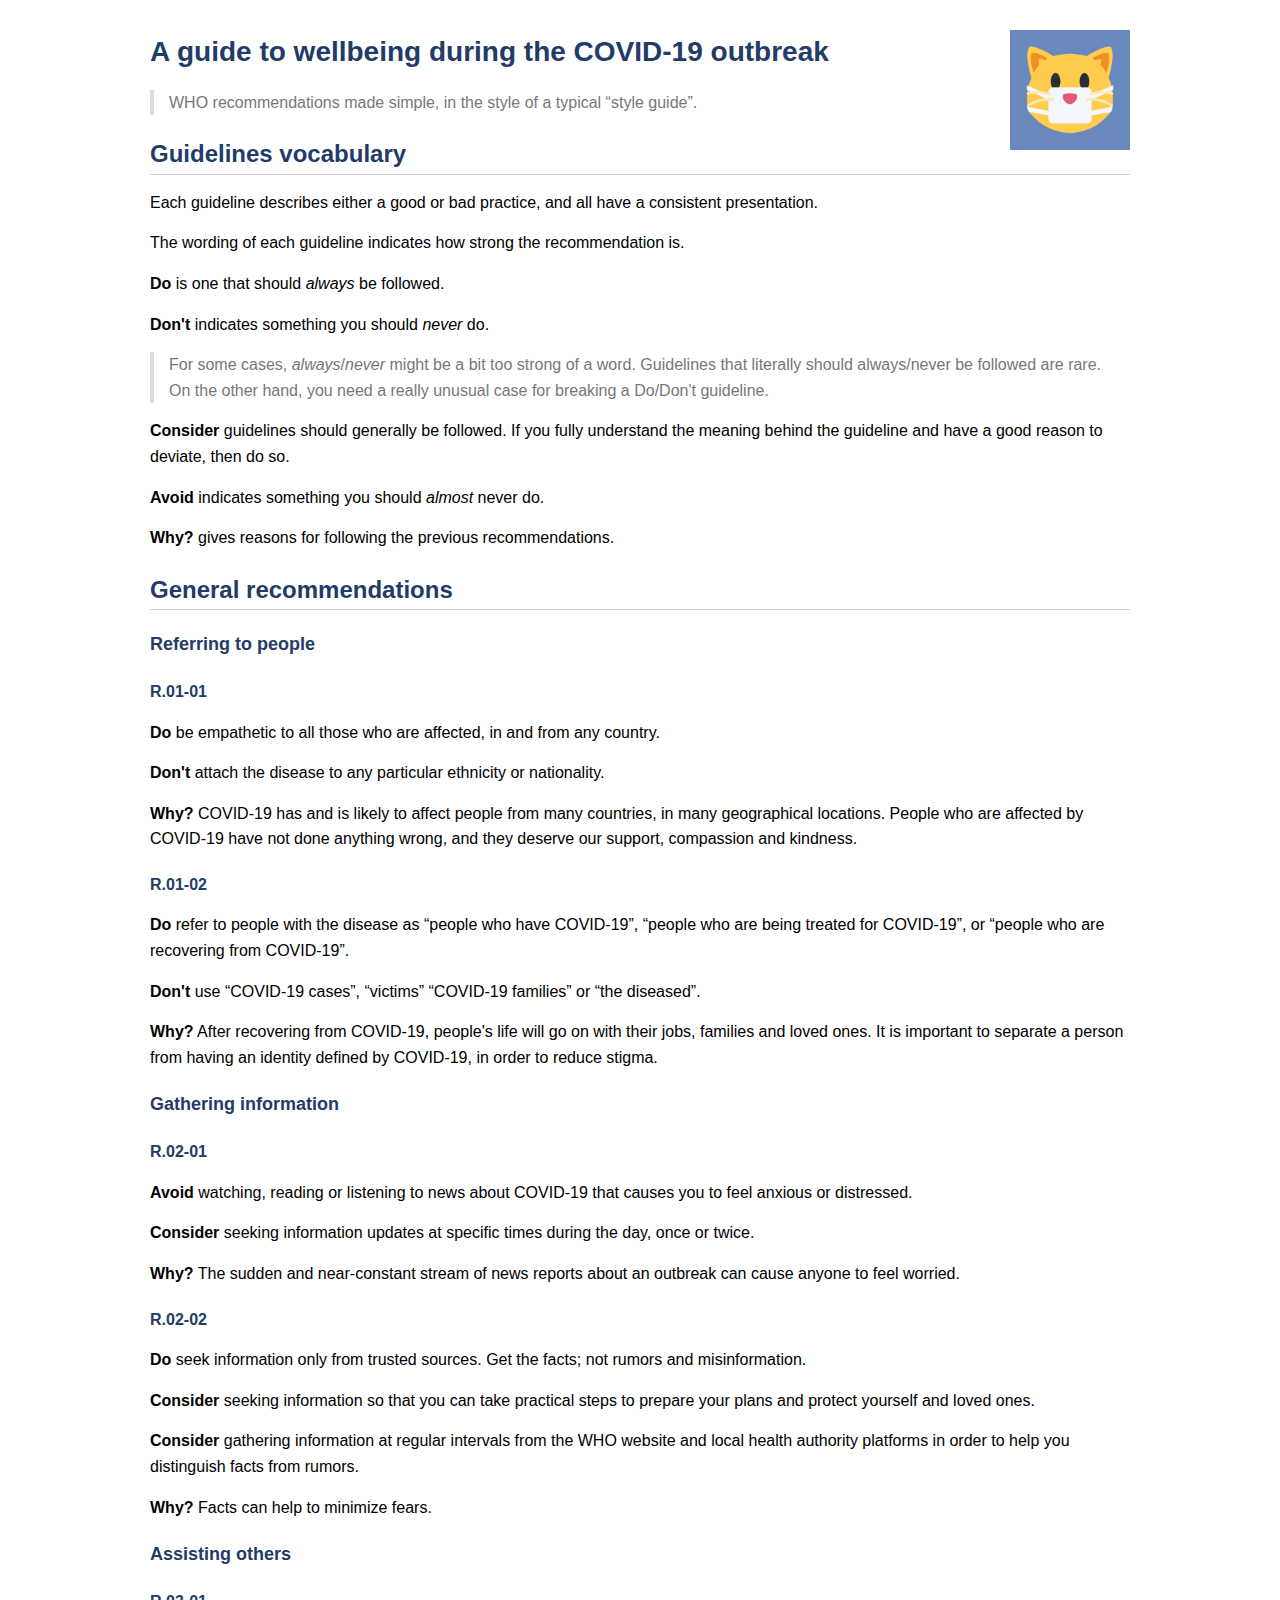
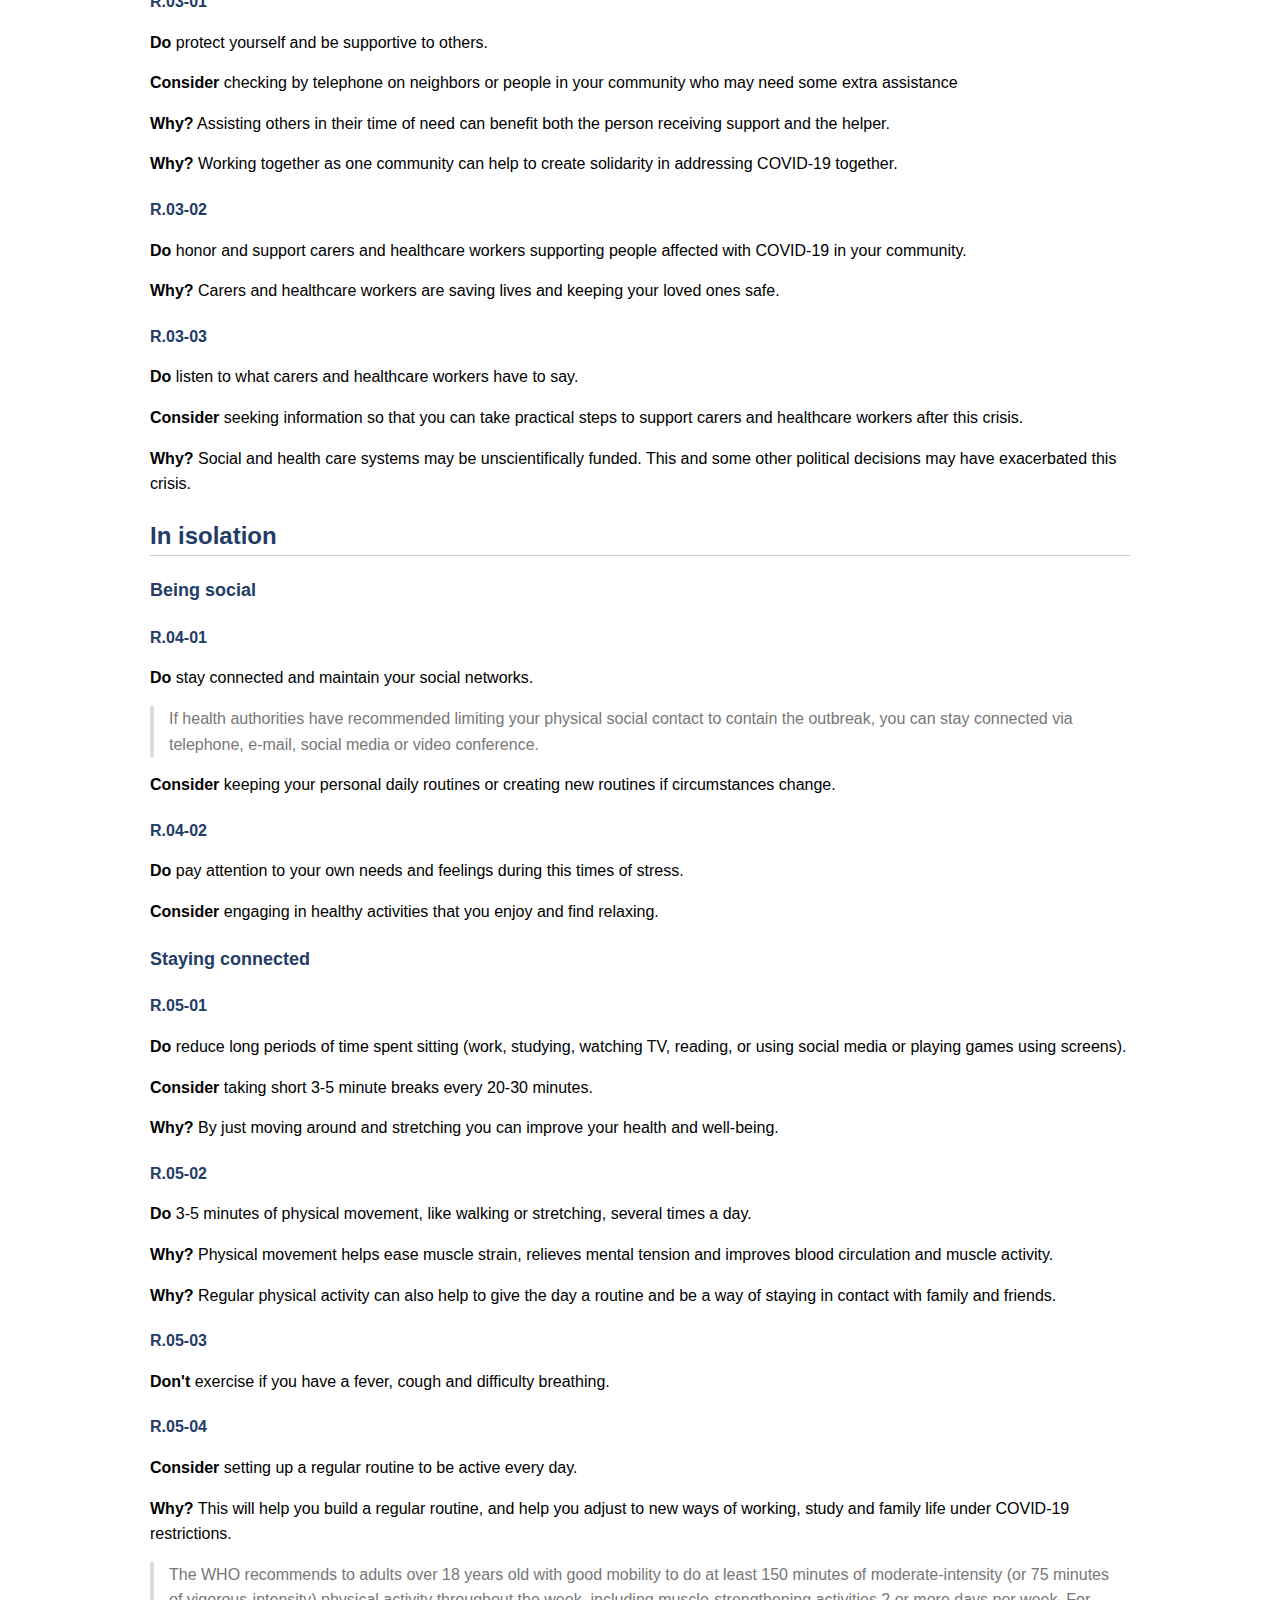
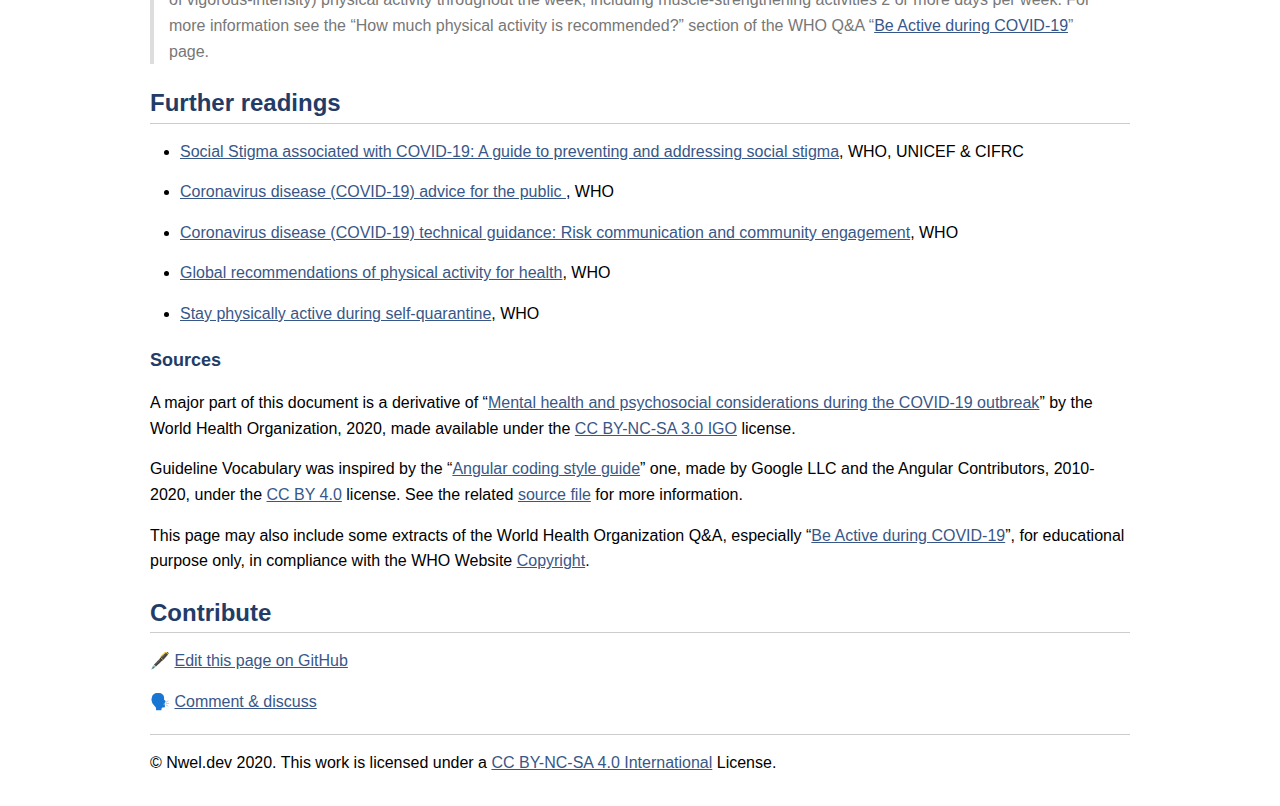
<file: index.html>
<!DOCTYPE html><html lang="en"><head>
<meta charset="UTF-8" />
<meta name="viewport" content="width=device-width, initial-scale=1.0" />
<link rel="stylesheet" type="text/css" href="./index.css" />
<link rel="icon" href="./favicon.ico" />
<title>Guide to wellbeing during COVID19</title>
<meta property="og:title" content="COVID19 wellbeing guide" />
<meta property="og:description" content="WHO recommendations made simple, in the style of a typical “style guide”." />
<meta property="og:url" content="https://nweldev.github.io/covid19-guide/" />
<meta property="og:image" content="https://nweldev.github.io/covid19-guide/logo.png" />
<meta name="twitter:card" content="summary" />
<meta name="twitter:url" content="https://nweldev.github.io/covid19-guide/" />
<meta name="twitter:title" content="Guide to wellbeing during COVID19" />
<meta name="twitter:description" content="WHO recommendations made simple, in the style of a typical “style guide”." />
<meta name=”twitter:image” content=”https://nweldev.github.io/covid19-guide/logo.png” />
<base href="covid19-guide" />
</head><body>
<img src="./logo.png" alt="logo" class="logo">
<h1>A guide to wellbeing during the COVID-19 outbreak</h1>
<blockquote>
<p>WHO recommendations made simple, in the style of a typical “style guide”.</p>
</blockquote>
<h2>Guidelines vocabulary</h2>
<p>Each guideline describes either a good or bad practice, and all have a consistent presentation.</p>
<p>The wording of each guideline indicates how strong the recommendation is.</p>
<p><strong>Do</strong> is one that should <em>always</em> be followed.</p>
<p><strong>Don't</strong> indicates something you should <em>never</em> do.</p>
<blockquote>
<p>For some cases, <em>always</em>/<em>never</em> might be a bit too strong of a word. Guidelines that literally should always/never be followed are rare. On the other hand, you need a really unusual case for breaking a Do/Don't guideline.</p>
</blockquote>
<p><strong>Consider</strong> guidelines should generally be followed. If you fully understand the meaning behind the guideline and have a good reason to deviate, then do so.</p>
<p><strong>Avoid</strong> indicates something you should <em>almost</em> never do.</p>
<p><strong>Why?</strong> gives reasons for following the previous recommendations.</p>
<h2>General recommendations</h2>
<h3>Referring to people</h3>
<h4>R.01-01</h4>
<p><strong>Do</strong> be empathetic to all those who are affected, in and from any country.</p>
<p><strong>Don't</strong> attach the disease to any particular ethnicity or nationality.</p>
<p><strong>Why?</strong> COVID-19 has and is likely to affect people from many countries, in many geographical locations. People who are affected by COVID-19 have not done anything wrong, and they deserve our support, compassion and kindness.</p>
<h4>R.01-02</h4>
<p><strong>Do</strong> refer to people with the disease as “people who have COVID-19”, “people who are being treated for COVID-19”, or “people who are recovering from COVID-19”.</p>
<p><strong>Don't</strong> use “COVID-19 cases”, “victims” “COVID-19 families” or “the diseased”.</p>
<p><strong>Why?</strong> After recovering from COVID-19, people's life will go on with their jobs, families and loved ones. It is important to separate a person from having an identity defined by COVID-19, in order to reduce stigma.</p>
<h3>Gathering information</h3>
<h4>R.02-01</h4>
<p><strong>Avoid</strong> watching, reading or listening to news about COVID-19 that causes you to feel anxious or distressed.</p>
<p><strong>Consider</strong> seeking information updates at specific times during the day, once or twice.</p>
<p><strong>Why?</strong> The sudden and near-constant stream of news reports about an outbreak can cause anyone to feel worried.</p>
<h4>R.02-02</h4>
<p><strong>Do</strong> seek information only from trusted sources. Get the facts; not rumors and misinformation.</p>
<p><strong>Consider</strong> seeking information so that you can take practical steps to prepare your plans and protect yourself and loved ones.</p>
<p><strong>Consider</strong> gathering information at regular intervals from the WHO website and local health authority platforms in order to help you distinguish facts from rumors.</p>
<p><strong>Why?</strong> Facts can help to minimize fears.</p>
<h3>Assisting others</h3>
<h4>R.03-01</h4>
<p><strong>Do</strong> protect yourself and be supportive to others.</p>
<p><strong>Consider</strong> checking by telephone on neighbors or people in your community who may need some extra assistance</p>
<p><strong>Why?</strong> Assisting others in their time of need can benefit both the person receiving support and the helper.</p>
<p><strong>Why?</strong> Working together as one community can help to create solidarity in addressing COVID-19 together.</p>
<h4>R.03-02</h4>
<p><strong>Do</strong> honor and support carers and healthcare workers supporting people affected with COVID-19 in your community.</p>
<p><strong>Why?</strong> Carers and healthcare workers are saving lives and keeping your loved ones safe.</p>
<h4>R.03-03</h4>
<p><strong>Do</strong> listen to what carers and healthcare workers have to say.</p>
<p><strong>Consider</strong> seeking information so that you can take practical steps to support carers and healthcare workers after this crisis.</p>
<p><strong>Why?</strong> Social and health care systems may be unscientifically funded. This and some other political decisions may have exacerbated this crisis.</p>
<h2>In isolation</h2>
<h3>Being social</h3>
<h4>R.04-01</h4>
<p><strong>Do</strong> stay connected and maintain your social networks.</p>
<blockquote>
<p>If health authorities have recommended limiting your physical social contact to contain the outbreak, you can stay connected via telephone, e-mail, social media or video conference.</p>
</blockquote>
<p><strong>Consider</strong> keeping your personal daily routines or creating new routines if circumstances change.</p>
<h4>R.04-02</h4>
<p><strong>Do</strong> pay attention to your own needs and feelings during this times of stress.</p>
<p><strong>Consider</strong> engaging in healthy activities that you enjoy and find relaxing.</p>
<h3>Staying connected</h3>
<h4>R.05-01</h4>
<p><strong>Do</strong> reduce long periods of time spent sitting (work, studying, watching TV, reading, or using social media or playing games using screens).</p>
<p><strong>Consider</strong> taking short 3-5 minute breaks every 20-30 minutes.</p>
<p><strong>Why?</strong> By just moving around and stretching you can improve your health and well-being.</p>
<h4>R.05-02</h4>
<p><strong>Do</strong> 3-5 minutes of physical movement, like walking or stretching, several times a day.</p>
<p><strong>Why?</strong> Physical movement helps ease muscle strain, relieves mental tension and improves blood circulation and muscle activity.</p>
<p><strong>Why?</strong> Regular physical activity can also help to give the day a routine and be a way of staying in contact with family and friends.</p>
<h4>R.05-03</h4>
<p><strong>Don't</strong> exercise if you have a fever, cough and difficulty breathing.</p>
<h4>R.05-04</h4>
<p><strong>Consider</strong> setting up a regular routine to be active every day.</p>
<p><strong>Why?</strong> This will help you build a regular routine, and help you adjust to new ways of working, study and family life under COVID-19 restrictions.</p>
<blockquote>
<p>The WHO recommends to adults over 18 years old with good mobility to do at least 150 minutes of moderate-intensity (or 75 minutes of vigorous-intensity) physical activity throughout the week, including muscle-strengthening activities 2 or more days per week. For more information see the “How much physical activity is recommended?” section of the WHO Q&amp;A “<a href="https://www.who.int/news-room/q-a-detail/be-active-during-covid-19" rel="nofollow">Be Active during COVID-19</a>” page.</p>
</blockquote>
<h2>Further readings</h2>
<ul>
<li><a href="https://www.who.int/docs/default-source/coronaviruse/covid19-stigma-guide.pdf" rel="nofollow">Social Stigma associated with COVID-19: A guide to preventing and addressing social stigma</a>, WHO, UNICEF &amp; CIFRC</li>
<li><a href="https://www.who.int/emergencies/diseases/novel-coronavirus-2019/advice-for-public" rel="nofollow">Coronavirus disease (COVID-19) advice for the public </a>, WHO</li>
<li><a href="https://www.who.int/emergencies/diseases/novel-coronavirus-2019/technical-guidance/risk-communication-and-community-engagement" rel="nofollow">Coronavirus disease (COVID-19) technical guidance: Risk communication and community engagement</a>, WHO</li>
<li><a href="https://apps.who.int/iris/bitstream/handle/10665/44399/9789241599979_eng.pdf;jsessionid=1CA0AB344ADA8498780C49A85807429B?sequence=1" rel="nofollow">Global recommendations of physical activity for health</a>, WHO</li>
<li><a href="http://www.euro.who.int/en/health-topics/health-emergencies/coronavirus-covid-19/novel-coronavirus-2019-ncov-technical-guidance/stay-physically-active-during-self-quarantine/_recache" rel="nofollow">Stay physically active during self-quarantine</a>, WHO</li>
</ul>
<h3>Sources</h3>
<p>A major part of this document is a derivative of “<a href="https://www.who.int/publications-detail/mental-health-and-psychosocial-considerations-during-the-covid-19-outbreak" rel="nofollow">Mental health and psychosocial considerations during the COVID-19 outbreak</a>” by the World Health Organization, 2020, made available under the <a href="https://creativecommons.org/licenses/by-nc-sa/3.0/igo/" rel="nofollow">CC BY-NC-SA 3.0 IGO</a> license.</p>
<p>Guideline Vocabulary was inspired by the “<a href="https://angular.io/guide/styleguide" rel="nofollow">Angular coding style guide</a>” one, made by Google LLC and the Angular Contributors, 2010-2020, under the <a href="http://creativecommons.org/licenses/by/4.0/" rel="nofollow">CC BY 4.0</a> license. See the related <a href="https://github.com/angular/angular/blob/master/aio/content/guide/styleguide.md">source file</a> for more information.</p>
<p>This page may also include some extracts of the World Health Organization Q&amp;A, especially “<a href="https://www.who.int/news-room/q-a-detail/be-active-during-covid-19" rel="nofollow">Be Active during COVID-19</a>”, for educational purpose only, in compliance with the WHO Website <a href="https://www.who.int/about/copyright" rel="nofollow">Copyright</a>.</p>
<h2>Contribute</h2>
<p>🖋️ <a href="https://github.com/nweldev/covid19-guide/edit/master/README.md">Edit this page on GitHub</a></p>
<p>🗣️ <a href="https://github.com/nweldev/covid19-guide/issues">Comment &amp; discuss</a></p>
<h2></h2>
<p>© Nwel.dev 2020. This work is licensed under a <a href="http://creativecommons.org/licenses/by-nc-sa/4.0/" rel="nofollow">CC BY-NC-SA 4.0 International</a> License.</p></body></html>
</file>
<file: index.css>
body {
  font-family: Roboto, Helvetica, arial, sans-serif;
  font-size: 16px;
  font-weight: 400;
  line-height: 1.6;
  padding-top: 10px;
  padding-bottom: 10px;
  background-color: white;
  padding: 30px;
  max-width: 980px;
  margin: auto;
}

body > h1:first-of-type {
  margin-top: 0 !important; }
body > *:last-child {
  margin-bottom: 0 !important; }

a {
  color: #385788; }
a.absent {
  color: #cc0000; }
a.anchor {
  display: block;
  padding-left: 30px;
  margin-left: -30px;
  cursor: pointer;
  position: absolute;
  top: 0;
  left: 0;
  bottom: 0; }

h1, h2, h3, h4, h5, h6 {
  margin: 20px 0 10px;
  padding: 0;
  font-weight: bold;
  -webkit-font-smoothing: antialiased;
  cursor: text;
  position: relative;
  color: #233C67;
}

.logo {
  margin: 0 0 10px 1rem;
  max-width:120px;
  float: right;
}

@media (max-width: 799px) {
  .logo {
    display: none;
  }
}

h1:hover a.anchor, h2:hover a.anchor, h3:hover a.anchor, h4:hover a.anchor, h5:hover a.anchor, h6:hover a.anchor {
  background: url("../../images/modules/styleguide/para.png") no-repeat 10px center;
  text-decoration: none;}

h1 tt, h1 code {
  font-size: inherit; }

h2 tt, h2 code {
  font-size: inherit; }

h3 tt, h3 code {
  font-size: inherit; }

h4 tt, h4 code {
  font-size: inherit; }

h5 tt, h5 code {
  font-size: inherit; }

h6 tt, h6 code {
  font-size: inherit; }

h1 {
  font-size: 28px;
}

h2 {
  font-size: 24px;
  border-bottom: 1px solid #cccccc;
}

h3 {
  font-size: 18px; }

h4 {
  font-size: 16px; }

h5 {
  font-size: 14px; }

h6 {
  color: #777777;
  font-size: 14px; }

p, blockquote, ul, ol, dl, li, table, pre {
  margin: 15px 0; }

hr {
  background: transparent url("../../images/modules/pulls/dirty-shade.png") repeat-x 0 0;
  border: 0 none;
  color: #cccccc;
  height: 4px;
  padding: 0; }

body > h2:first-child {
  margin-top: 0;
  padding-top: 0; }
body > h1:first-child {
  margin-top: 0;
  padding-top: 0; }
  body > h1:first-child + h2 {
    margin-top: 0;
    padding-top: 0; }
body > h3:first-child, body > h4:first-child, body > h5:first-child, body > h6:first-child {
  margin-top: 0;
  padding-top: 0; }

a:first-child h1, a:first-child h2, a:first-child h3, a:first-child h4, a:first-child h5, a:first-child h6 {
  margin-top: 0;
  padding-top: 0; }

h1 p, h2 p, h3 p, h4 p, h5 p, h6 p {
  margin-top: 0; }

li p.first {
  display: inline-block; }

ul, ol {
  padding-left: 30px; }

ul :first-child, ol :first-child {
  margin-top: 0; }

ul :last-child, ol :last-child {
  margin-bottom: 0; }

dl {
  padding: 0; }
  dl dt {
    font-size: 14px;
    font-weight: bold;
    font-style: italic;
    padding: 0;
    margin: 15px 0 5px; }
    dl dt:first-child {
      padding: 0; }
    dl dt > :first-child {
      margin-top: 0; }
    dl dt > :last-child {
      margin-bottom: 0; }
  dl dd {
    margin: 0 0 15px;
    padding: 0 15px; }
    dl dd > :first-child {
      margin-top: 0; }
    dl dd > :last-child {
      margin-bottom: 0; }

blockquote {
  border-left: 4px solid #dddddd;
  padding: 0 15px;
  color: #777777; }
  blockquote > :first-child {
    margin-top: 0; }
  blockquote > :last-child {
    margin-bottom: 0; }

table {
  padding: 0; }
  table tr {
    border-top: 1px solid #cccccc;
    background-color: white;
    margin: 0;
    padding: 0; }
    table tr:nth-child(2n) {
      background-color: #f8f8f8; }
    table tr th {
      font-weight: bold;
      border: 1px solid #cccccc;
      text-align: left;
      margin: 0;
      padding: 6px 13px; }
    table tr td {
      border: 1px solid #cccccc;
      text-align: left;
      margin: 0;
      padding: 6px 13px; }
    table tr th :first-child, table tr td :first-child {
      margin-top: 0; }
    table tr th :last-child, table tr td :last-child {
      margin-bottom: 0; }

img {
  max-width: 100%; }

span.frame {
  display: block;
  overflow: hidden; }
  span.frame > span {
    border: 1px solid #dddddd;
    display: block;
    float: left;
    overflow: hidden;
    margin: 13px 0 0;
    padding: 7px;
    width: auto; }
  span.frame span img {
    display: block;
    float: left; }
  span.frame span span {
    clear: both;
    color: #333333;
    display: block;
    padding: 5px 0 0; }
span.align-center {
  display: block;
  overflow: hidden;
  clear: both; }
  span.align-center > span {
    display: block;
    overflow: hidden;
    margin: 13px auto 0;
    text-align: center; }
  span.align-center span img {
    margin: 0 auto;
    text-align: center; }
span.align-right {
  display: block;
  overflow: hidden;
  clear: both; }
  span.align-right > span {
    display: block;
    overflow: hidden;
    margin: 13px 0 0;
    text-align: right; }
  span.align-right span img {
    margin: 0;
    text-align: right; }
span.float-left {
  display: block;
  margin-right: 13px;
  overflow: hidden;
  float: left; }
  span.float-left span {
    margin: 13px 0 0; }
span.float-right {
  display: block;
  margin-left: 13px;
  overflow: hidden;
  float: right; }
  span.float-right > span {
    display: block;
    overflow: hidden;
    margin: 13px auto 0;
    text-align: right; }

code, tt {
  margin: 0 2px;
  padding: 0 5px;
  white-space: nowrap;
  border: 1px solid #eaeaea;
  background-color: #f8f8f8;
  border-radius: 3px; }

pre code {
  margin: 0;
  padding: 0;
  white-space: pre;
  border: none;
  background: transparent; }

.highlight pre {
  background-color: #f8f8f8;
  border: 1px solid #cccccc;
  font-size: 13px;
  line-height: 19px;
  overflow: auto;
  padding: 6px 10px;
  border-radius: 3px; }

pre {
  background-color: #f8f8f8;
  border: 1px solid #cccccc;
  font-size: 13px;
  line-height: 19px;
  overflow: auto;
  padding: 6px 10px;
  border-radius: 3px; }
  pre code, pre tt {
    background-color: transparent;
    border: none; }
</file>
